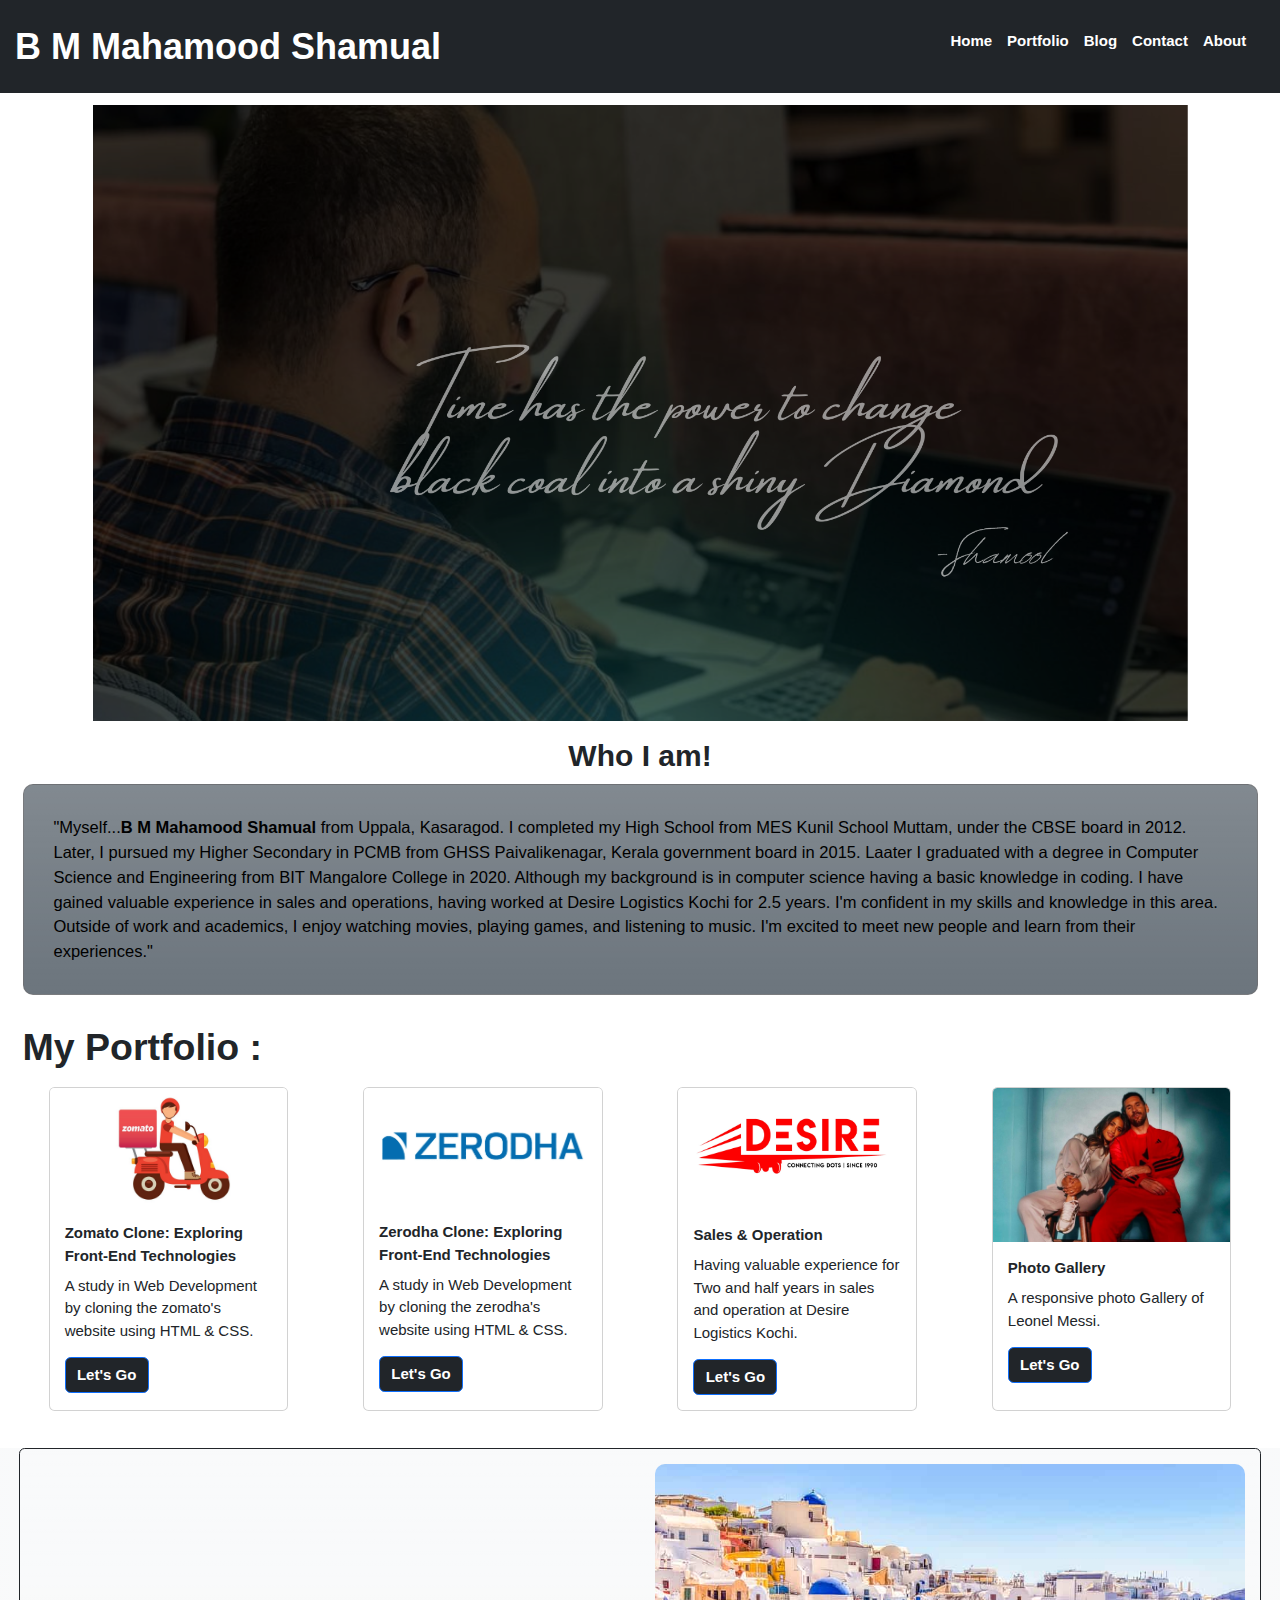
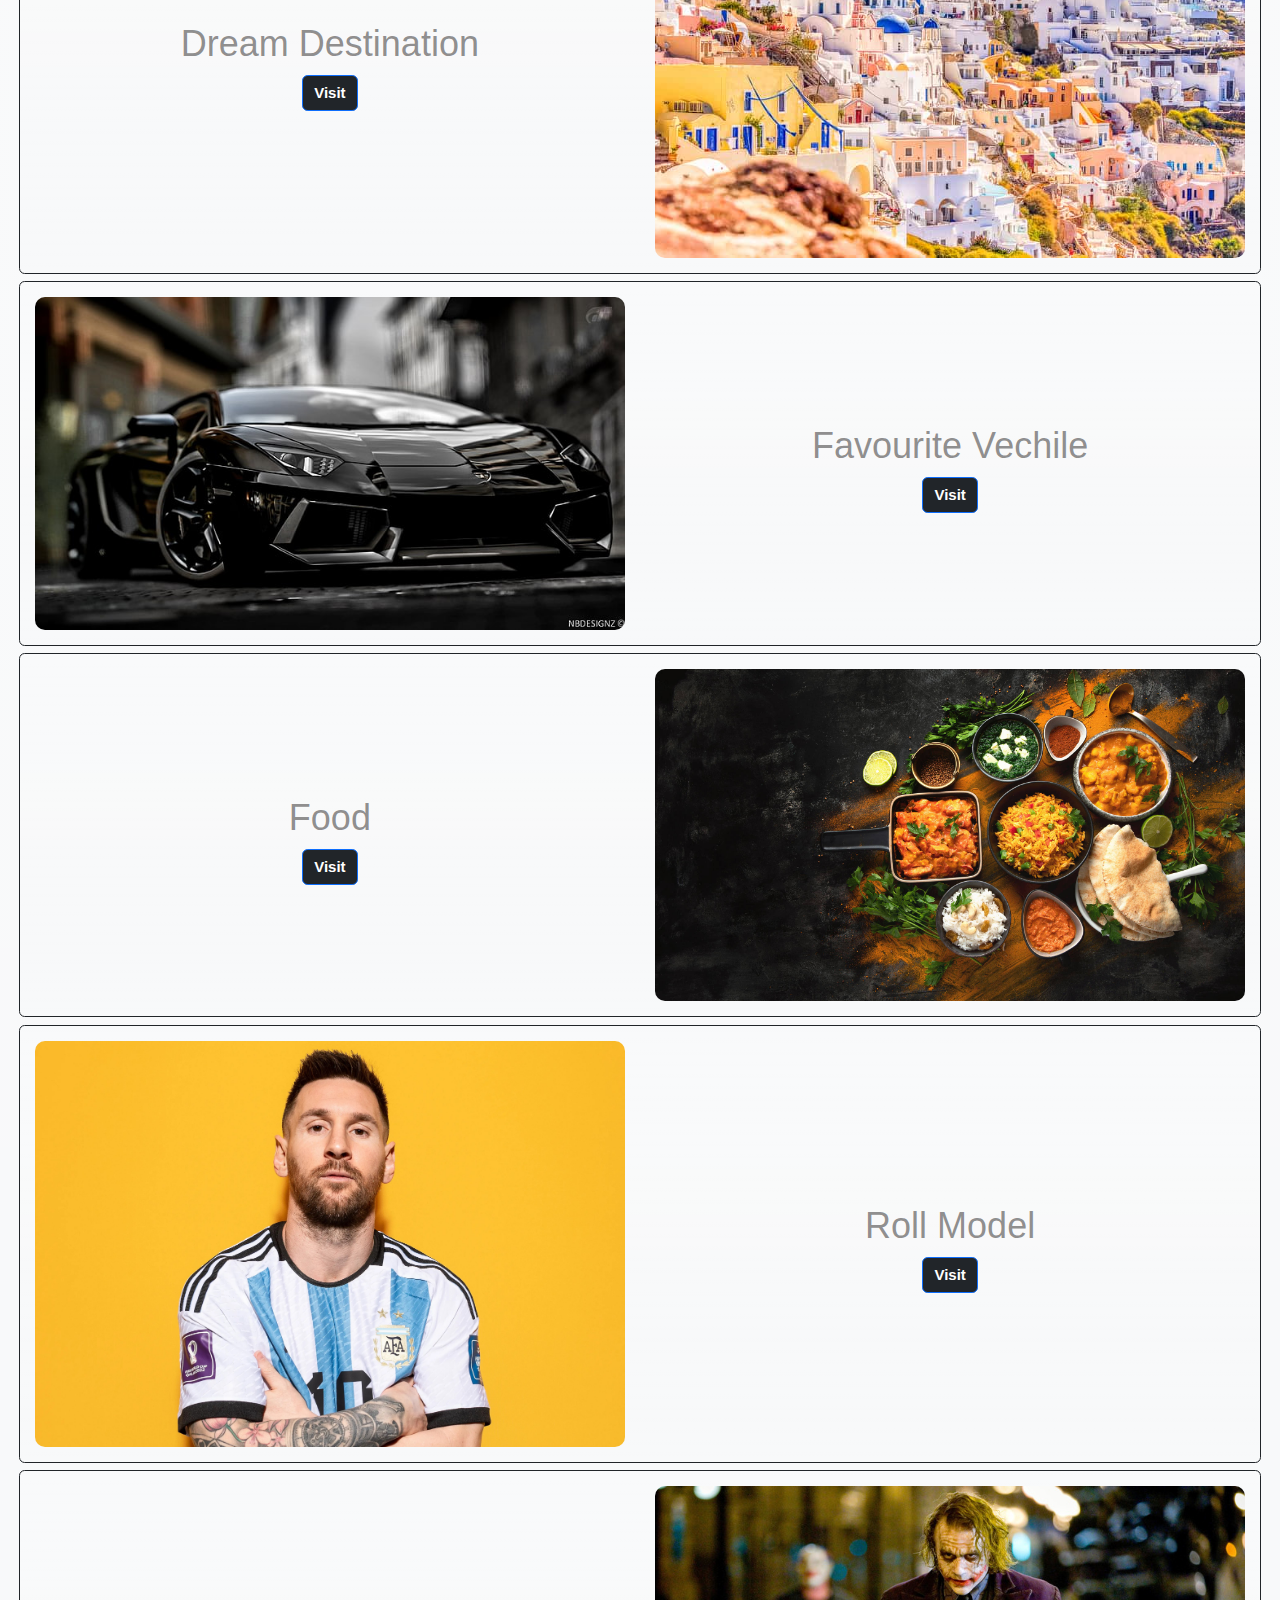
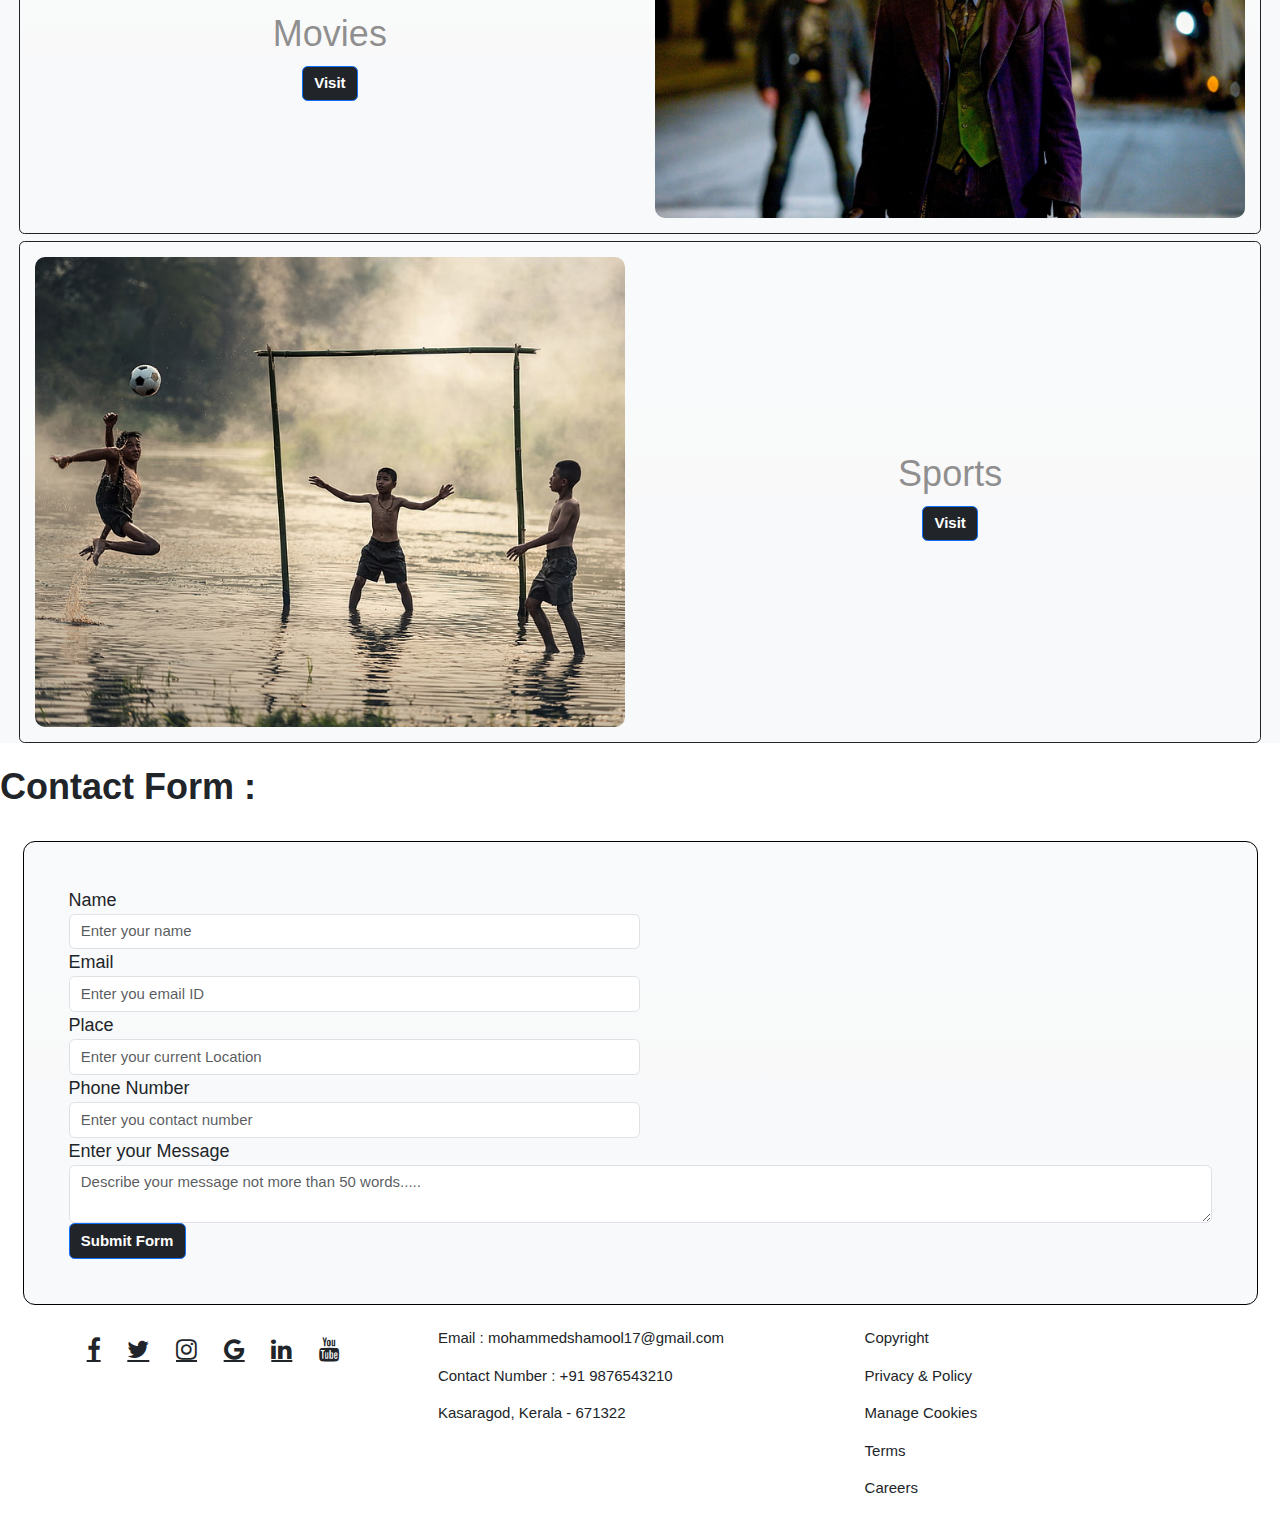
<file: index.html>
<!DOCTYPE html>
<html lang="en">
<head>
    <meta charset="UTF-8">
    <meta name="description" content="Personal Website">
    <meta name="keywords" content="Developer, Freelance">
    <meta name="author" content="Mahamood Shamual">
    <meta name="viewport" content="width=device-width, initial-scale=1.0">
    <title>Mahamood Shamual</title>
    <link rel="stylesheet" href="indexstyle.css">
    <link rel="icon" type="image.jpg" href="ms-title.png">
    <link rel="stylesheet" href="https://cdnjs.cloudflare.com/ajax/libs/font-awesome/4.7.0/css/font-awesome.min.css">
    <link href="https://cdn.jsdelivr.net/npm/bootstrap@5.3.3/dist/css/bootstrap.min.css" rel="stylesheet" integrity="sha384-QWTKZyjpPEjISv5WaRU9OFeRpok6YctnYmDr5pNlyT2bRjXh0JMhjY6hW+ALEwIH" crossorigin="anonymous">
    <link rel="stylesheet" href="https://cdn.jsdelivr.net/npm/bootstrap@4.1.3/dist/css/bootstrap.min.css" integrity="sha384-MCw98/SFnGE8fJT3GXwEOngsV7Zt27NXFoaoApmYm81iuXoPkFOJwJ8ERdknLPMO" crossorigin="anonymous">
    <link rel="stylesheet" href="https://www.w3schools.com/w3css/4/w3.css">
</head>
<body>
    <header class="navpart fixed-top">
        <div class="row bg-dark p-3">
            <div class="col-md-6 col-9 text-white">
                <h1 id="headerText"><strong>B M Mahamood Shamual</strong></h1>
                <h1 id="headerText1"><strong>M Shamual</strong></h1>
            </div>
            <div class="col-md-6 col-3">
                <nav class="navbar navbar-expand-lg navbar-dark">
                    <div class="container-fluid">
                      <button class="navbar-toggler ms-auto " type="button" data-bs-toggle="collapse" data-bs-target="#navbarNavDropdown" aria-controls="navbarNavDropdown" aria-expanded="false" aria-label="Toggle navigation">
                        <span class="navbar-toggler-icon"></span>
                      </button>
                      <div class="collapse navbar-collapse" id="navbarNavDropdown">
                        <ul class="navbar-nav ms-auto">
                          <li class="nav-item">
                            <a class="nav-link text-white fs-6 fw-semibold" aria-current="page" href="index.html">Home</a>
                          </li>
                          <li class="nav-item">
                            <a class="nav-link text-white fs-6 fw-semibold" href="#PortFoli">Portfolio</a>
                          </li>
                          <li class="nav-item">
                            <a class="nav-link text-white fs-6 fw-semibold" href="#blogPost">Blog</a>
                          </li>
                          <li class="nav-item">
                            <a class="nav-link text-white fs-6 fw-semibold" href="#myForm">Contact</a>
                          </li>
                          <li class="nav-item">
                            <a class="nav-link text-white fs-6 fw-semibold" href="#footerContent">About</a>
                          </li>
                        </ul>
                      </div>
                    </div>
                  </nav>
            </div>
        </div>
    </header>
    <section class="section1 pt-5">
        <div class="container d-flex justify-content-evenly">
            <div class="row" style="width: 100%; margin-top: 4rem;">
                <img src="you are.png" alt="headerimage" class="img-fluid rounded" style="width: 100%;">
            </div>
        </div>
    </section>
    <section class="section2 p-2">
        <div class="continer">
            <div class="row">
                <div class="col-12">
                    <h2 class="hdng1 text-center"><strong>Who I am!</strong></h2>
                    <p class="para1 bg-secondary bg-gradient">"Myself...<strong>B M Mahamood Shamual</strong> from Uppala, Kasaragod. I completed my High School from MES Kunil School Muttam, under the CBSE board in 2012. Later, I pursued my Higher Secondary in PCMB from GHSS Paivalikenagar, Kerala government board in 2015.
                        Laater I graduated with a degree in Computer Science and Engineering from BIT Mangalore College in 2020. Although my background is in computer science having a basic knowledge in coding. I have gained valuable experience in sales and operations, having worked at Desire Logistics Kochi for 2.5 years. I'm confident in my skills and knowledge in this area.
                        Outside of work and academics, I enjoy watching movies, playing games, and listening to music. I'm excited to meet new people and learn from their experiences."</p>
                </div>
            </div>
        </div>
    </section>
    <section class="section3" id="PortFoli">

      <div class="container-flex s3content p-4 d-flex flex-column">
        <div class="row">
          <h2 class="hdng1 fs-1"><strong>My Portfolio : </strong></h2>
        </div>

        <div class="row s3cardset" >
          
          <div class="col-12 col-md-6 col-xl-3 d-flex justify-content-around p-2">  
            <div class="card" style="width: 80%;">
              <img class="card-img-top" src="zomato.jpg" alt="Card image cap" style="width: 100%;">
              <div class="card-body">
                <p class="card-title"><strong>Zomato Clone: Exploring Front-End Technologies</strong></p>
                <p class="card-text">A study in Web Development by cloning the zomato's website using HTML & CSS.</p>
                <a href="https://mshamool.github.io/zomato/" class="btn btn-primary fs-6 fw-semibold bg-dark" target="_blank">Let's Go</a>
              </div>
          </div>
          </div>

          <div class="col-12 col-md-6 col-xl-3 d-flex justify-content-around p-2">
            <div class="card" style="width: 80%;">
              <img class="card-img-top" src="zerodha.png" alt="Card image cap" style="width: 100%;">
              <div class="card-body">
                <p class="card-title"><strong>Zerodha Clone: Exploring Front-End Technologies</strong></p>
                <p class="card-text">A study in Web Development by cloning the zerodha's website using HTML & CSS.</p>
                <a href=" https://mshamool.github.io/zerodha/" class="btn btn-primary fs-6 fw-semibold bg-dark" target="_blank">Let's Go</a>
              </div>
          </div>
          </div>

          <div class="col-12 col-md-6 col-xl-3 d-flex justify-content-around p-2">
            <div class="card" style="width: 80%;">
              <img class="card-img-top" src="DESIRE LOGO1.jpg" alt="Card image cap" style="width: 100%;">
              <div class="card-body">
                <p class="card-title"><strong>Sales & Operation</strong></p>
                <p class="card-text">Having valuable experience for Two and half years in sales and operation at Desire Logistics Kochi.</p>
                <a href="https://www.desirelogistics.com/" class="btn btn-primary fs-6 fw-semibold bg-dark" target="_blank">Let's Go</a>
              </div>
          </div>
          </div>

          <div class="col-12 col-md-6 col-xl-3 d-flex justify-content-around p-2">
            <div class="card" style="width: 80%;">
              <img class="card-img-top" src="Gallery-img.jpg" alt="Card image cap" style="width: 100%;">
              <div class="card-body">
                <p class="card-title"><strong>Photo Gallery</strong></p>
                <p class="card-text">A responsive photo Gallery of Leonel Messi. </p>
                <a href="sports.html" class="btn btn-primary fs-6 fw-semibold bg-dark" target="_blank">Let's Go</a>
              </div>
          </div>
          </div>

        </div>
      </div>
    </section>

        <section class="section4 bg-light bg-gradient" id="blogPost">
          <div class="container-fluid">

        <div class="row bg-light bg-gradient m-2 border border-dark rounded">
          <div class="col-lg-6 align-self-center p-3 dest-content">
            <h1>Dream Destination</h1>
            <a href="travelindex.html" class="btn btn-primary fs-6 fw-semibold bg-dark" target="_blank">Visit</a>
          </div>
          <div class="col-lg-6 p-3">
              <img src="images.jpg" alt="travel" class="dest-img" style="width: 100%;">
          </div>
        </div>

        <div class="row bg-light bg-gradient m-2 border border-dark rounded">
          <div class="col-lg-6 p-3">
              <img src="car.jpg" alt="travel" class="dest-img" style="width: 100%;">
          </div>
          <div class="col-lg-6 align-self-center p-3 dest-content">
            <h1>Favourite Vechile</h1>
            <a href="carindex.html" class="btn btn-primary fs-6 fw-semibold bg-dark" target="_blank">Visit</a>
          </div>
        </div>

        <div class="row bg-light bg-gradient m-2 border border-dark rounded">
          <div class="col-lg-6 align-self-center p-3 dest-content">
            <h1>Food</h1>
            <a href="foodindex.html" class="btn btn-primary fs-6 fw-semibold bg-dark" target="_blank">Visit</a>
          </div>
          <div class="col-lg-6 p-3">
              <img src="food-4k-3gsi5u6kjma5zkj0.jpg" alt="travel" class="dest-img" style="width: 100%;">
          </div>
        </div>

        <div class="row bg-light bg-gradient m-2 border border-dark rounded">
          <div class="col-lg-6 p-3">
              <img src="wallpaper-messi.jpg" alt="travel" class="dest-img" style="width: 100%;">
          </div>
          <div class="col-lg-6 align-self-center p-3 dest-content">
            <h1>Roll Model</h1>
            <a href="messiindex.html" class="btn btn-primary fs-6 fw-semibold bg-dark" target="_blank">Visit</a>
          </div>
        </div>

        <div class="row bg-light bg-gradient m-2 border border-dark rounded">
          <div class="col-lg-6 align-self-center p-3 dest-content">
            <h1>Movies</h1>
            <a href="movieindex.html" class="btn btn-primary fs-6 fw-semibold bg-dark" target="_blank">Visit</a>
          </div>
          <div class="col-lg-6 p-3">
              <img src="wallpaper-movie.jpg" alt="travel" class="dest-img" style="width: 100%;">
          </div>
        </div>

        <div class="row bg-light bg-gradient m-2 border border-dark rounded">
          <div class="col-lg-6 p-3">
              <img src="wallpaper-games.jpg" alt="travel" class="dest-img" style="width: 100%;">
          </div>
          <div class="col-lg-6 align-self-center p-3 dest-content">
            <h1>Sports</h1>
            <a href="gameindex.html" class="btn btn-primary fs-6 fw-semibold bg-dark" target="_blank">Visit</a>
          </div>
        </div>
      </div>
    </section>
    <div class="row pl-5 pt-3">
      <h1><strong>Contact Form :</strong></h1>
    </div>
        <section class="section5 p-5 m-4 bg-light bg-gradient contactform">
          <div class="row">
            <form id="myForm" onsubmit="return validateForm()">
              <div class="form-row">
                <div class="form-group col-md-6">
                  <label for="inputEmail4">Name</label>
                  <input type="text" class="form-control" name="fname" placeholder="Enter your name" required>
                </div>
                <div class="form-group col-md-6">
                  <label for="inputPassword4">Email</label>
                  <input type="email" class="form-control" name="email" placeholder="Enter you email ID" required>
                </div>
              </div>
              <div class="form-row">
                <div class="form-group col-md-6">
                  <label for="inputEmail4">Place</label>
                  <input type="text" class="form-control" name="place" placeholder="Enter your current Location" required>
                </div>
                <div class="form-group col-md-6">
                  <label for="inputPassword4">Phone Number</label>
                  <input type="tel" class="form-control" name="number" placeholder="Enter you contact number" required>
                </div>
              </div>
              <div class="form-group">
                <label for="inputAddress">Enter your Message</label>
                <textarea name="message" id="" class="form-control" required placeholder="Describe your message not more than 50 words....."></textarea>
              </div>
              <div class="form-row ">
                <button type="submit" class="btn btn-primary ms-auto fs-6 fw-semibold bg-dark">Submit Form</button>
              </div>
            </form>
          </div>
        </section>

        <footer id="footerContent">
          <div class="container-fluid">
            <div class="row">
              <div class="col-md-4 smedia">
                <a href="https://www.facebook.com/" class="fa fa-facebook" target="_blank"></a>
                <a href="https://x.com/" target="_blank" class="fa fa-twitter"></a>
                <a href="https://www.instagram.com/m.shamool/" target="_blank" class="fa fa-instagram"></a>
                <a href="mailto:mohammedshamool17@gmail.com.com" target="_blank" class="fa fa-google"></a>
                <a href="https://in.linkedin.com/" target="_blank" class="fa fa-linkedin"></a>
                <a href="https://www.youtube.com/@mohammedshamool" target="_blank" class="fa fa-youtube"></a>
              </div>
              <div class="col-md-4 info">
                <p>Email : mohammedshamool17@gmail.com</p>
                <p>Contact Number : +91 9876543210</p>
                <p>Kasaragod, Kerala - 671322</p>
              </div>
              <div class="col-md-4 info">
                <p>Copyright</p>
                <p>Privacy & Policy</p>
                <p>Manage Cookies</p>
                <p>Terms</p>
                <p>Careers</p>
              </div>
            </div>
          </div>
        </footer>













    <script src="https://cdn.jsdelivr.net/npm/bootstrap@5.3.3/dist/js/bootstrap.bundle.min.js" integrity="sha384-YvpcrYf0tY3lHB60NNkmXc5s9fDVZLESaAA55NDzOxhy9GkcIdslK1eN7N6jIeHz" crossorigin="anonymous"></script>
    <script src="https://code.jquery.com/jquery-3.3.1.slim.min.js" integrity="sha384-q8i/X+965DzO0rT7abK41JStQIAqVgRVzpbzo5smXKp4YfRvH+8abtTE1Pi6jizo" crossorigin="anonymous"></script>
    <script src="https://cdn.jsdelivr.net/npm/popper.js@1.14.3/dist/umd/popper.min.js" integrity="sha384-ZMP7rVo3mIykV+2+9J3UJ46jBk0WLaUAdn689aCwoqbBJiSnjAK/l8WvCWPIPm49" crossorigin="anonymous"></script>
    <script src="https://cdn.jsdelivr.net/npm/bootstrap@4.1.3/dist/js/bootstrap.min.js" integrity="sha384-ChfqqxuZUCnJSK3+MXmPNIyE6ZbWh2IMqE241rYiqJxyMiZ6OW/JmZQ5stwEULTy" crossorigin="anonymous"></script>
    
      <script>
        function validateForm() {
          let x = document.forms["myForm"]["fname"].value;
          let y = document.forms["myForm"]["email"].value;
          let z = document.forms["myForm"]["number"].value;
          let i = document.forms["myForm"]["place"].value;
          let j = document.forms["myForm"]["message"].value;

          if (x == "") {
            alert("Name must be filled out");
            return false;
          }
          else if(y == ""){
            alert("Email must be filled out");
            return false;
          }
          else if(z == ""){
            alert("Number must be filled out");
            return false;
          }
          else if(i == ""){
            alert("Location must be filled out");
            return false;
          }
          else if(j == ""){
            alert("Type a short message!");
            return false;
          }
        }
        </script>
</body>
</html>
</file>
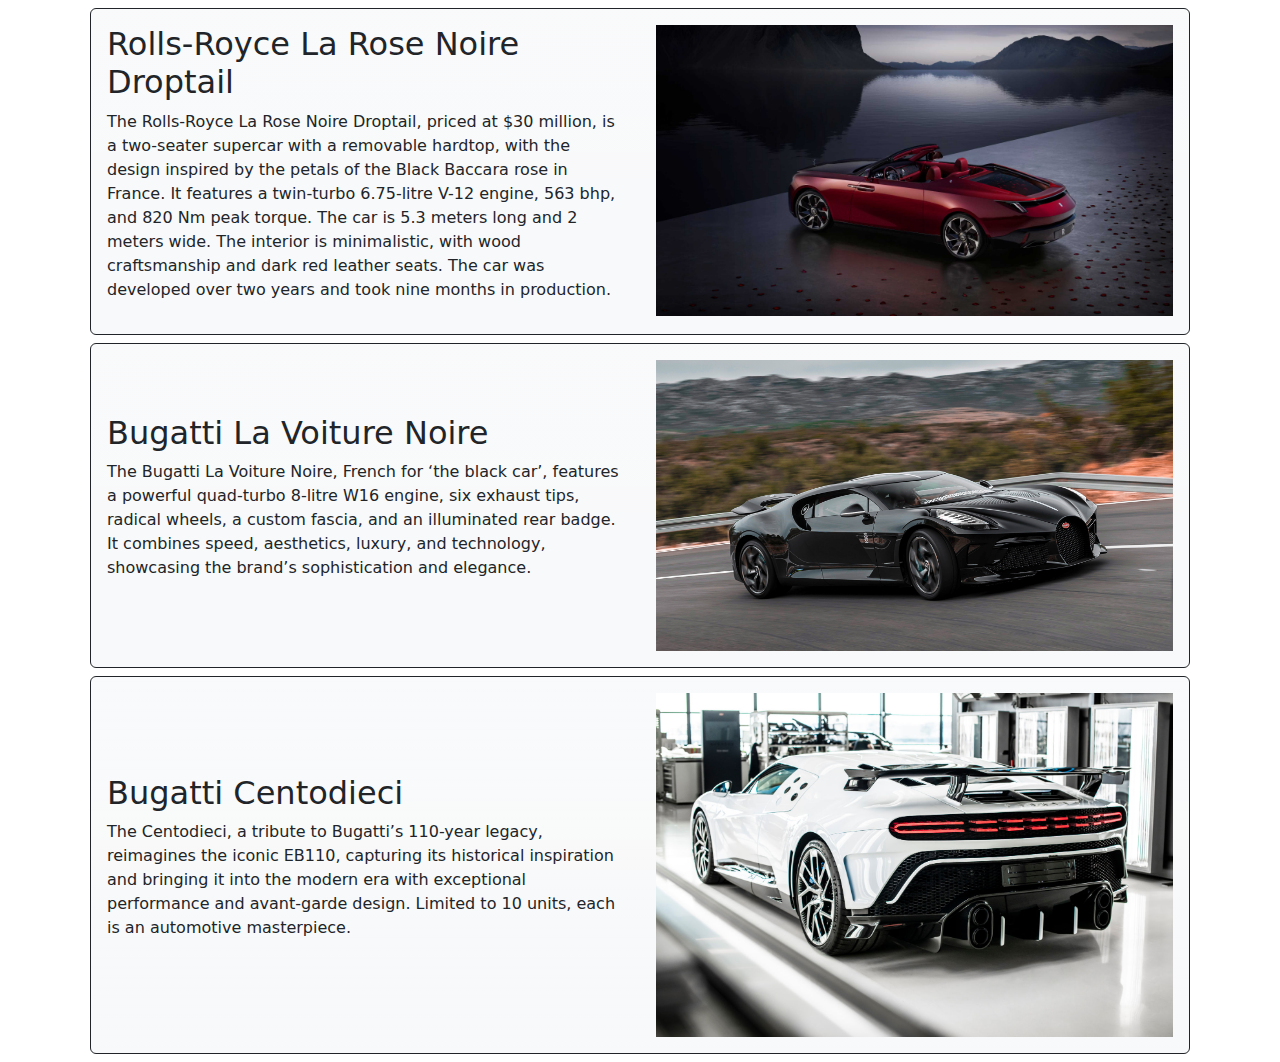
<file: carindex.html>
<!DOCTYPE html>
<html lang="en">
<head>
    <meta charset="UTF-8">
    <meta name="viewport" content="width=device-width, initial-scale=1.0">
    <title>Vechile</title>
    <link href="https://cdn.jsdelivr.net/npm/bootstrap@5.3.3/dist/css/bootstrap.min.css" rel="stylesheet" integrity="sha384-QWTKZyjpPEjISv5WaRU9OFeRpok6YctnYmDr5pNlyT2bRjXh0JMhjY6hW+ALEwIH" crossorigin="anonymous">
</head>
<body>
    <div class="container">

        <div class="row bg-light bg-gradient m-2 border border-dark rounded">
            <div class="col-lg-6 align-self-center p-3 dest-content">
                <h2>Rolls-Royce La Rose Noire Droptail</h2>
                <p>The Rolls-Royce La Rose Noire Droptail, priced at $30 million, is a two-seater supercar with a removable hardtop, with the design inspired by the petals of the Black Baccara rose in France.

                    It features a twin-turbo 6.75-litre V-12 engine, 563 bhp, and 820 Nm peak torque. The car is 5.3 meters long and 2 meters wide. The interior is minimalistic, with wood craftsmanship and dark red leather seats. The car was developed over two years and took nine months in production.</p>
            </div>
            <div class="col-lg-6 p-3">
                <img src="car1.jpg" alt="travel" class="dest-img" style="width: 100%;">
            </div>
          </div>

          <div class="row bg-light bg-gradient m-2 border border-dark rounded">
            <div class="col-lg-6 align-self-center p-3 dest-content">
                <h2>Bugatti La Voiture Noire</h2>
                <p>The Bugatti La Voiture Noire, French for ‘the black car’, features a powerful quad-turbo 8-litre W16 engine, six exhaust tips, radical wheels, a custom fascia, 
                    and an illuminated rear badge. It combines speed, aesthetics, luxury, and technology, showcasing the brand’s sophistication and elegance.</p>  
            </div>
            <div class="col-lg-6 p-3">
                <img src="car2.jpeg" alt="travel" class="dest-img" style="width: 100%;">
            </div>
          </div>

          <div class="row bg-light bg-gradient m-2 border border-dark rounded">
            <div class="col-lg-6 align-self-center p-3 dest-content">
                <h2>Bugatti Centodieci</h2>
                <p>The Centodieci, a tribute to Bugatti’s 110-year legacy, reimagines the iconic EB110, capturing its historical inspiration and bringing it into the modern era with 
                    exceptional performance and avant-garde design. Limited to 10 units, each is an automotive masterpiece.</p>  
            </div>
            <div class="col-lg-6 p-3">
                <img src="03 BUGATTI_Last-CENTODIECI.jpg" alt="travel" class="dest-img" style="width: 100%;">
            </div>
          </div>

    </div>

    <script src="https://cdn.jsdelivr.net/npm/bootstrap@5.3.3/dist/js/bootstrap.bundle.min.js" integrity="sha384-YvpcrYf0tY3lHB60NNkmXc5s9fDVZLESaAA55NDzOxhy9GkcIdslK1eN7N6jIeHz" crossorigin="anonymous"></script>
</body>
</html>
</file>
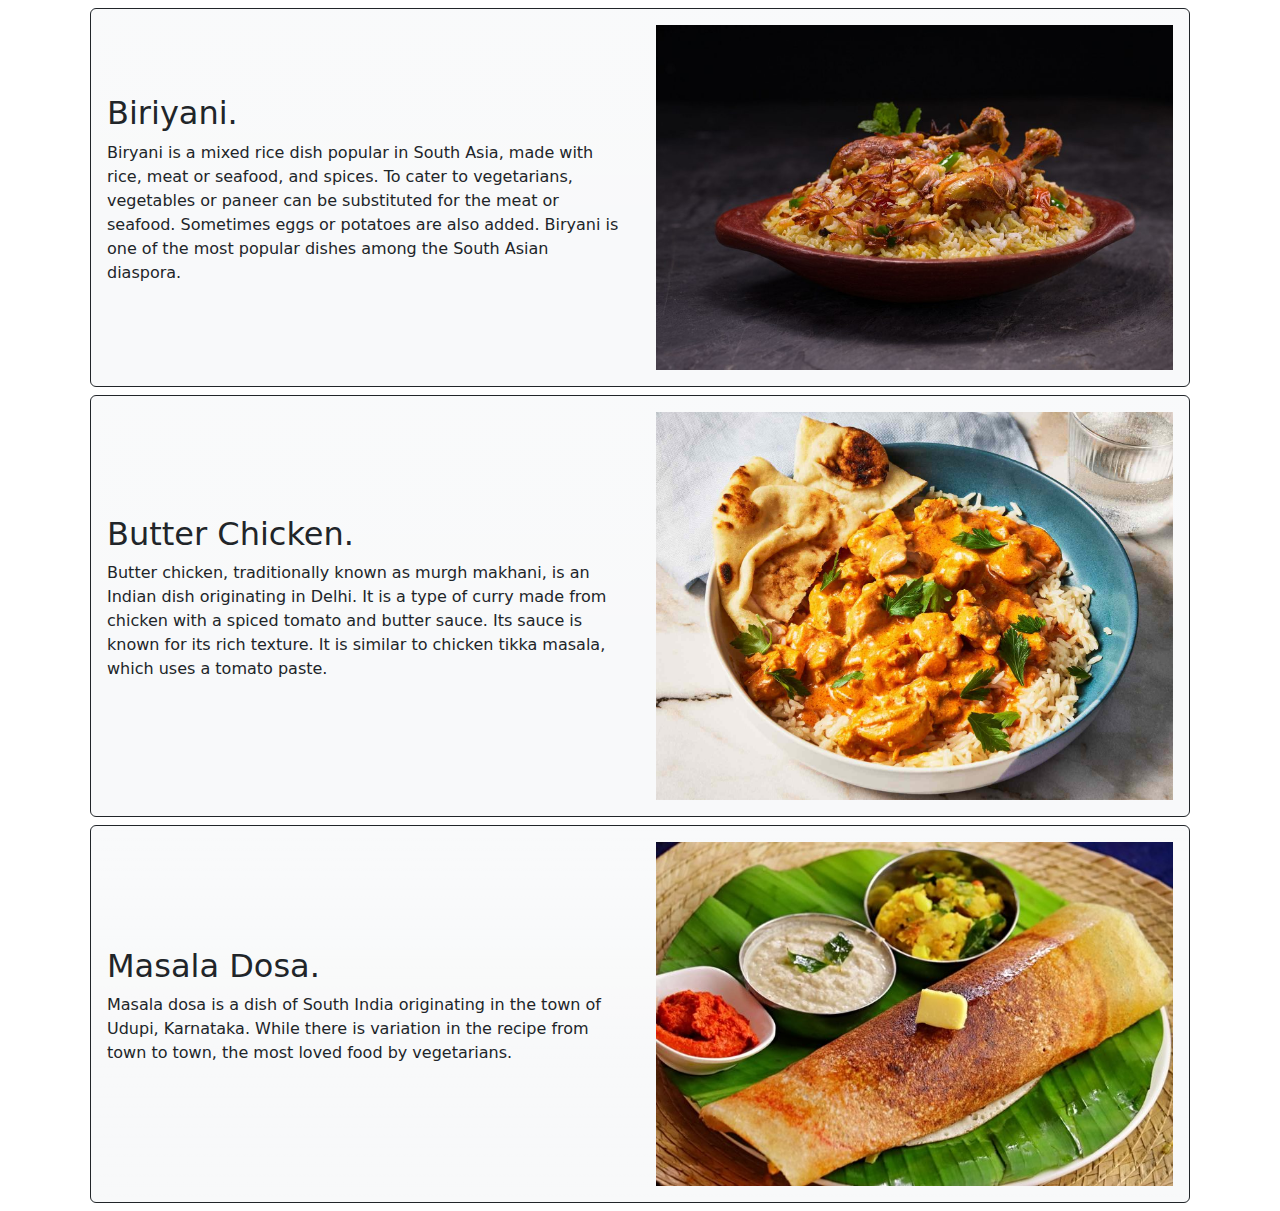
<file: foodindex.html>
<!DOCTYPE html>
<html lang="en">
<head>
    <meta charset="UTF-8">
    <meta name="viewport" content="width=device-width, initial-scale=1.0">
    <title>Foods</title>
    <link href="https://cdn.jsdelivr.net/npm/bootstrap@5.3.3/dist/css/bootstrap.min.css" rel="stylesheet" integrity="sha384-QWTKZyjpPEjISv5WaRU9OFeRpok6YctnYmDr5pNlyT2bRjXh0JMhjY6hW+ALEwIH" crossorigin="anonymous">
</head>
<body>
    <div class="container">

        <div class="row bg-light bg-gradient m-2 border border-dark rounded">
            <div class="col-lg-6 align-self-center p-3 dest-content">
                <h2>Biriyani.</h2>
                <p>Biryani is a mixed rice dish popular in South Asia, made with rice, meat or seafood, and spices. 
                   To cater to vegetarians, vegetables or paneer can be substituted for the meat or seafood. Sometimes
                   eggs or potatoes are also added. Biryani is one of the most popular dishes among the South Asian diaspora.</p>
            </div>
            <div class="col-lg-6 p-3">
                <img src="hyderabadi-biryani-recipe-chicken.jpg" alt="travel" class="dest-img" style="width: 100%;">
            </div>
          </div>

          <div class="row bg-light bg-gradient m-2 border border-dark rounded">
            <div class="col-lg-6 align-self-center p-3 dest-content">
                <h2>Butter Chicken.</h2>
                <p>Butter chicken, traditionally known as murgh makhani, is an Indian dish originating in Delhi. 
                    It is a type of curry made from chicken with a spiced tomato and butter sauce. 
                    Its sauce is known for its rich texture. It is similar to chicken tikka masala,
                     which uses a tomato paste.</p>  
            </div>
            <div class="col-lg-6 p-3">
                <img src="butter chicken.jpg" alt="travel" class="dest-img" style="width: 100%;">
            </div>
          </div>

          <div class="row bg-light bg-gradient m-2 border border-dark rounded">
            <div class="col-lg-6 align-self-center p-3 dest-content">
                <h2>Masala Dosa.</h2>
                <p>Masala dosa is a dish of South India originating in the town of Udupi, Karnataka. While there is 
                    variation in the recipe from town to town, the most loved food by vegetarians.</p>  
            </div>
            <div class="col-lg-6 p-3">
                <img src="masala dosa.jpg" alt="travel" class="dest-img" style="width: 100%;">
            </div>
          </div>

    </div>

    <script src="https://cdn.jsdelivr.net/npm/bootstrap@5.3.3/dist/js/bootstrap.bundle.min.js" integrity="sha384-YvpcrYf0tY3lHB60NNkmXc5s9fDVZLESaAA55NDzOxhy9GkcIdslK1eN7N6jIeHz" crossorigin="anonymous"></script>
</body>
</html>
</file>
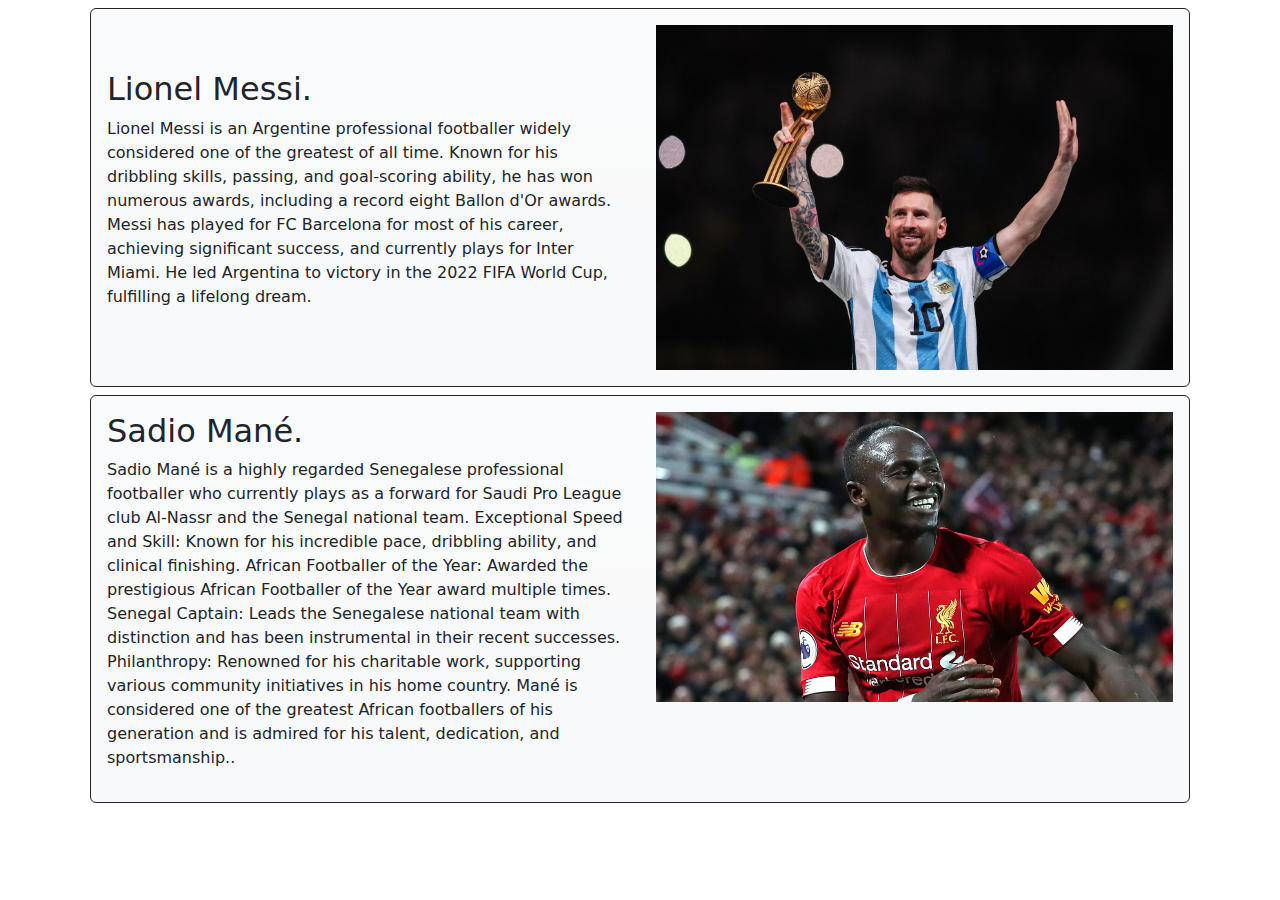
<file: messiindex.html>
<!DOCTYPE html>
<html lang="en">
<head>
    <meta charset="UTF-8">
    <meta name="viewport" content="width=device-width, initial-scale=1.0">
    <title>Roll Model</title>
    <link href="https://cdn.jsdelivr.net/npm/bootstrap@5.3.3/dist/css/bootstrap.min.css" rel="stylesheet" integrity="sha384-QWTKZyjpPEjISv5WaRU9OFeRpok6YctnYmDr5pNlyT2bRjXh0JMhjY6hW+ALEwIH" crossorigin="anonymous">
</head>
<body>
    <div class="container">

        <div class="row bg-light bg-gradient m-2 border border-dark rounded">
            <div class="col-lg-6 align-self-center p-3 dest-content">
                <h2>Lionel Messi.</h2>
                <p>Lionel Messi is an Argentine professional footballer widely considered one of the greatest of all 
                    time. Known for his dribbling skills, passing, and goal-scoring ability, he has won numerous 
                    awards, including a record eight Ballon d'Or awards. Messi has played for FC Barcelona for most
                     of his career, achieving significant success, and currently plays for Inter Miami. 
                     He led Argentina to victory in the 2022 FIFA World Cup, fulfilling a lifelong dream.</p>
            </div>
            <div class="col-lg-6 p-3">
                <img src="messi.jpg" alt="travel" class="dest-img" style="width: 100%;">
            </div>
          </div>

          <div class="row bg-light bg-gradient m-2 border border-dark rounded">
            <div class="col-lg-6 align-self-center p-3 dest-content">
                <h2>Sadio Mané.</h2>
                <p>Sadio Mané is a highly regarded Senegalese professional footballer who currently plays as a forward for Saudi Pro League club Al-Nassr and the Senegal national team.
                    Exceptional Speed and Skill: Known for his incredible pace, dribbling ability, and clinical finishing.
                    African Footballer of the Year: Awarded the prestigious African Footballer of the Year award multiple times.
                    Senegal Captain: Leads the Senegalese national team with distinction and has been instrumental in their recent successes.
                    Philanthropy: Renowned for his charitable work, supporting various community initiatives in his home country.
                    Mané is considered one of the greatest African footballers of his generation and is admired for his talent, dedication, and sportsmanship..</p>  
            </div>
            <div class="col-lg-6 p-3">
                <img src="mane.jpg" alt="travel" class="dest-img" style="width: 100%;">
            </div>
          </div>

    </div>

    <script src="https://cdn.jsdelivr.net/npm/bootstrap@5.3.3/dist/js/bootstrap.bundle.min.js" integrity="sha384-YvpcrYf0tY3lHB60NNkmXc5s9fDVZLESaAA55NDzOxhy9GkcIdslK1eN7N6jIeHz" crossorigin="anonymous"></script>
</body>
</html>
</file>
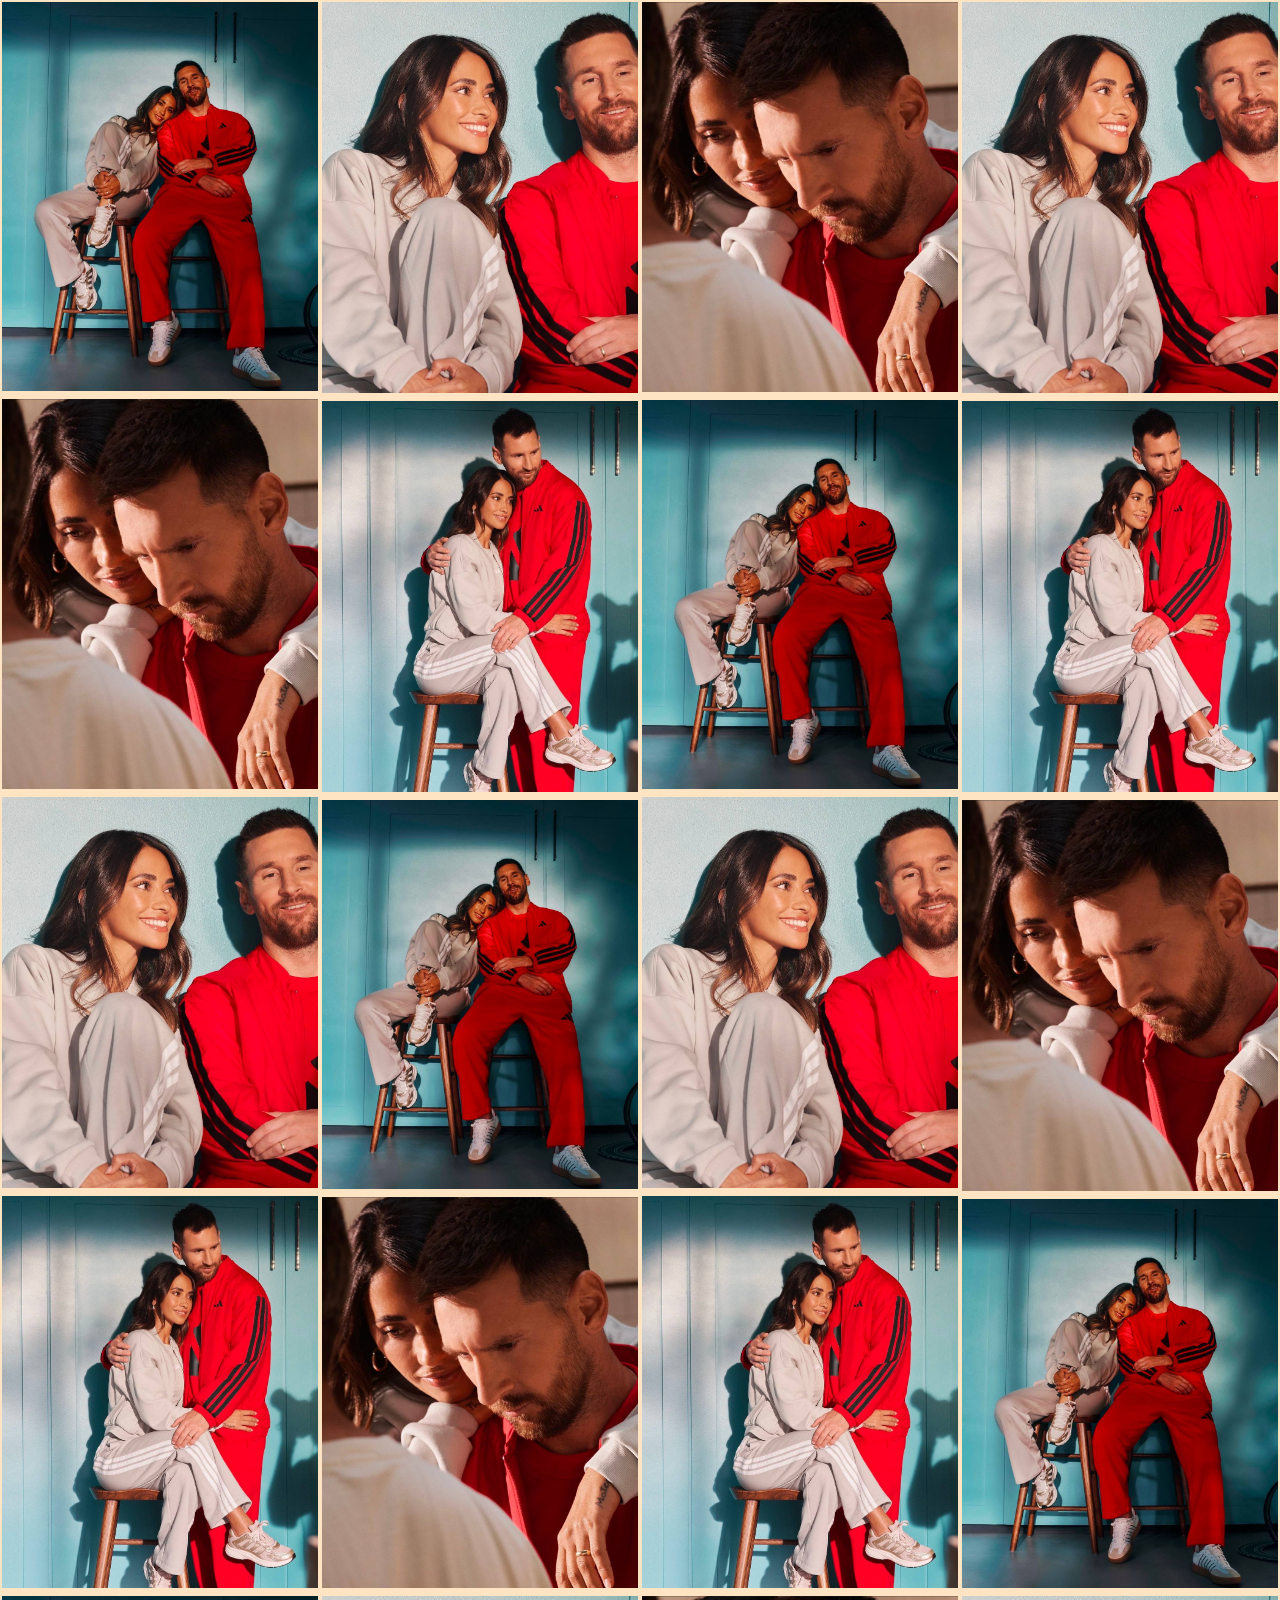
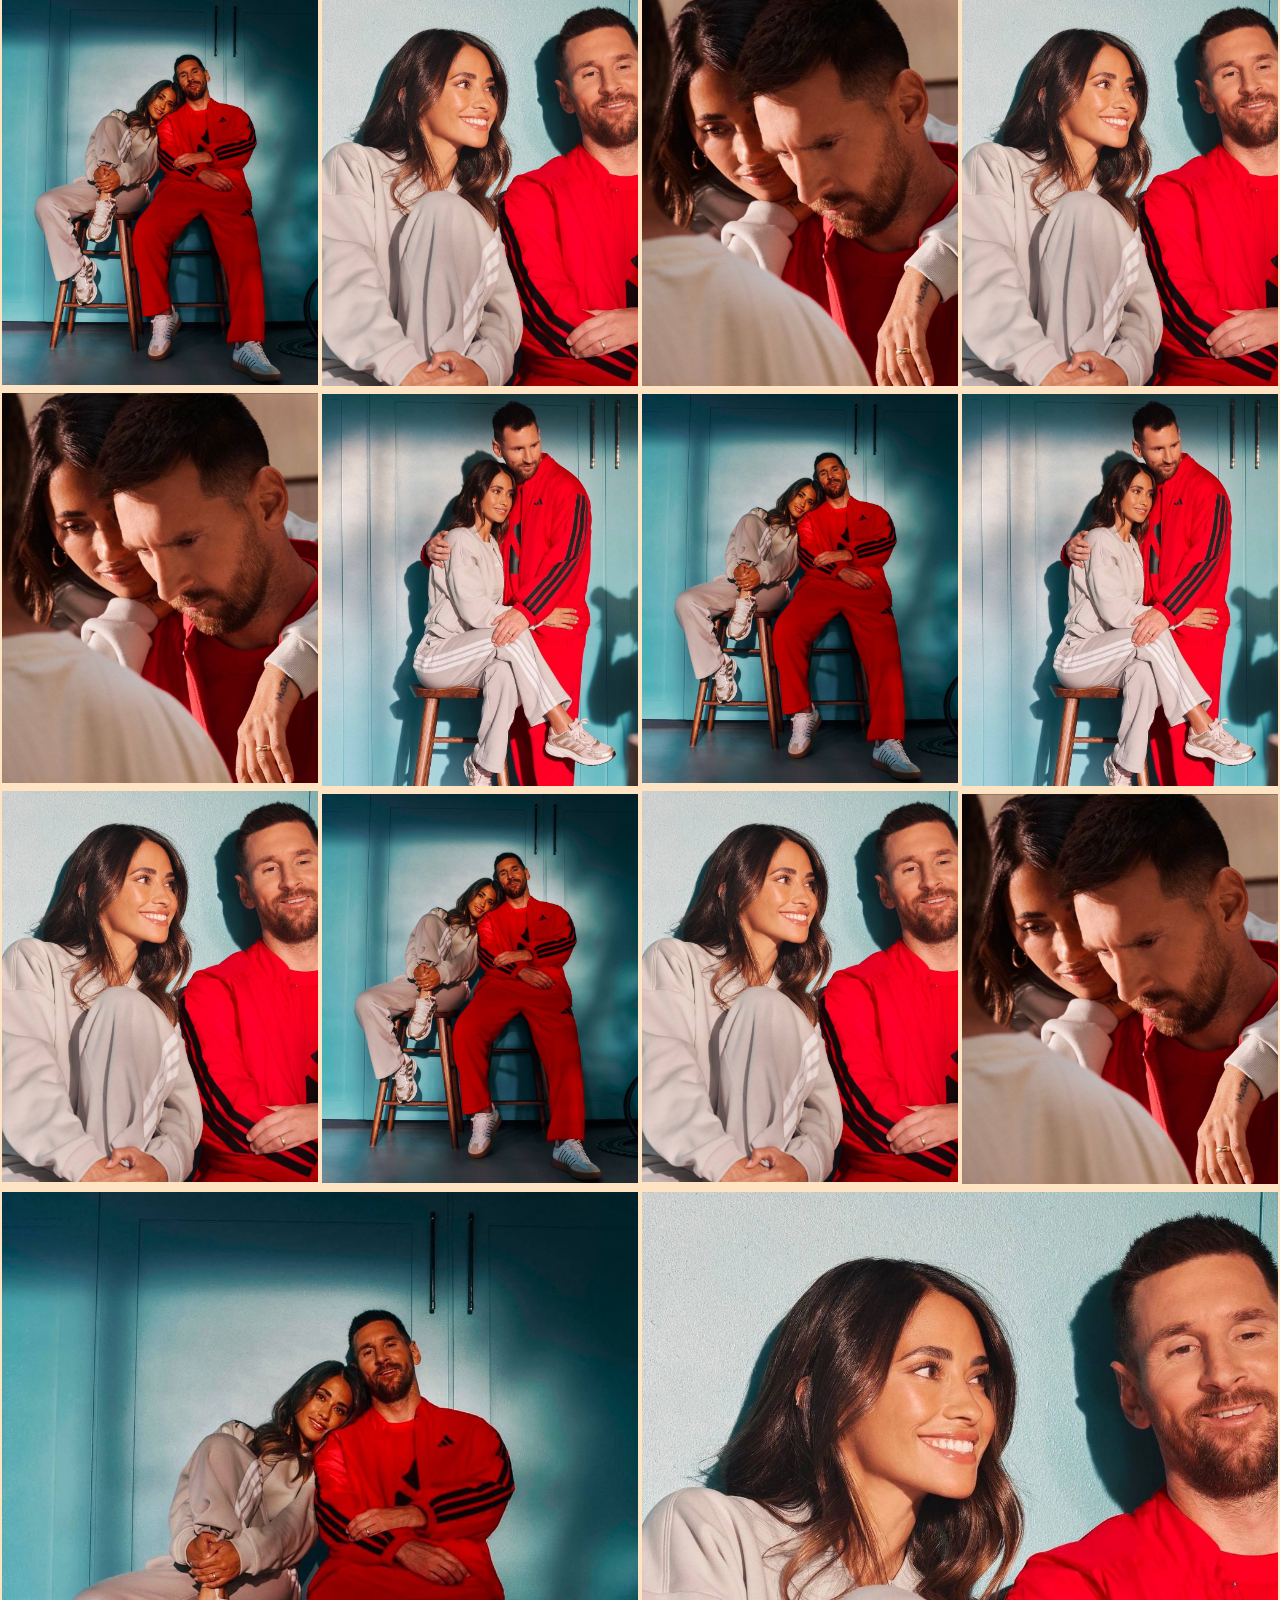
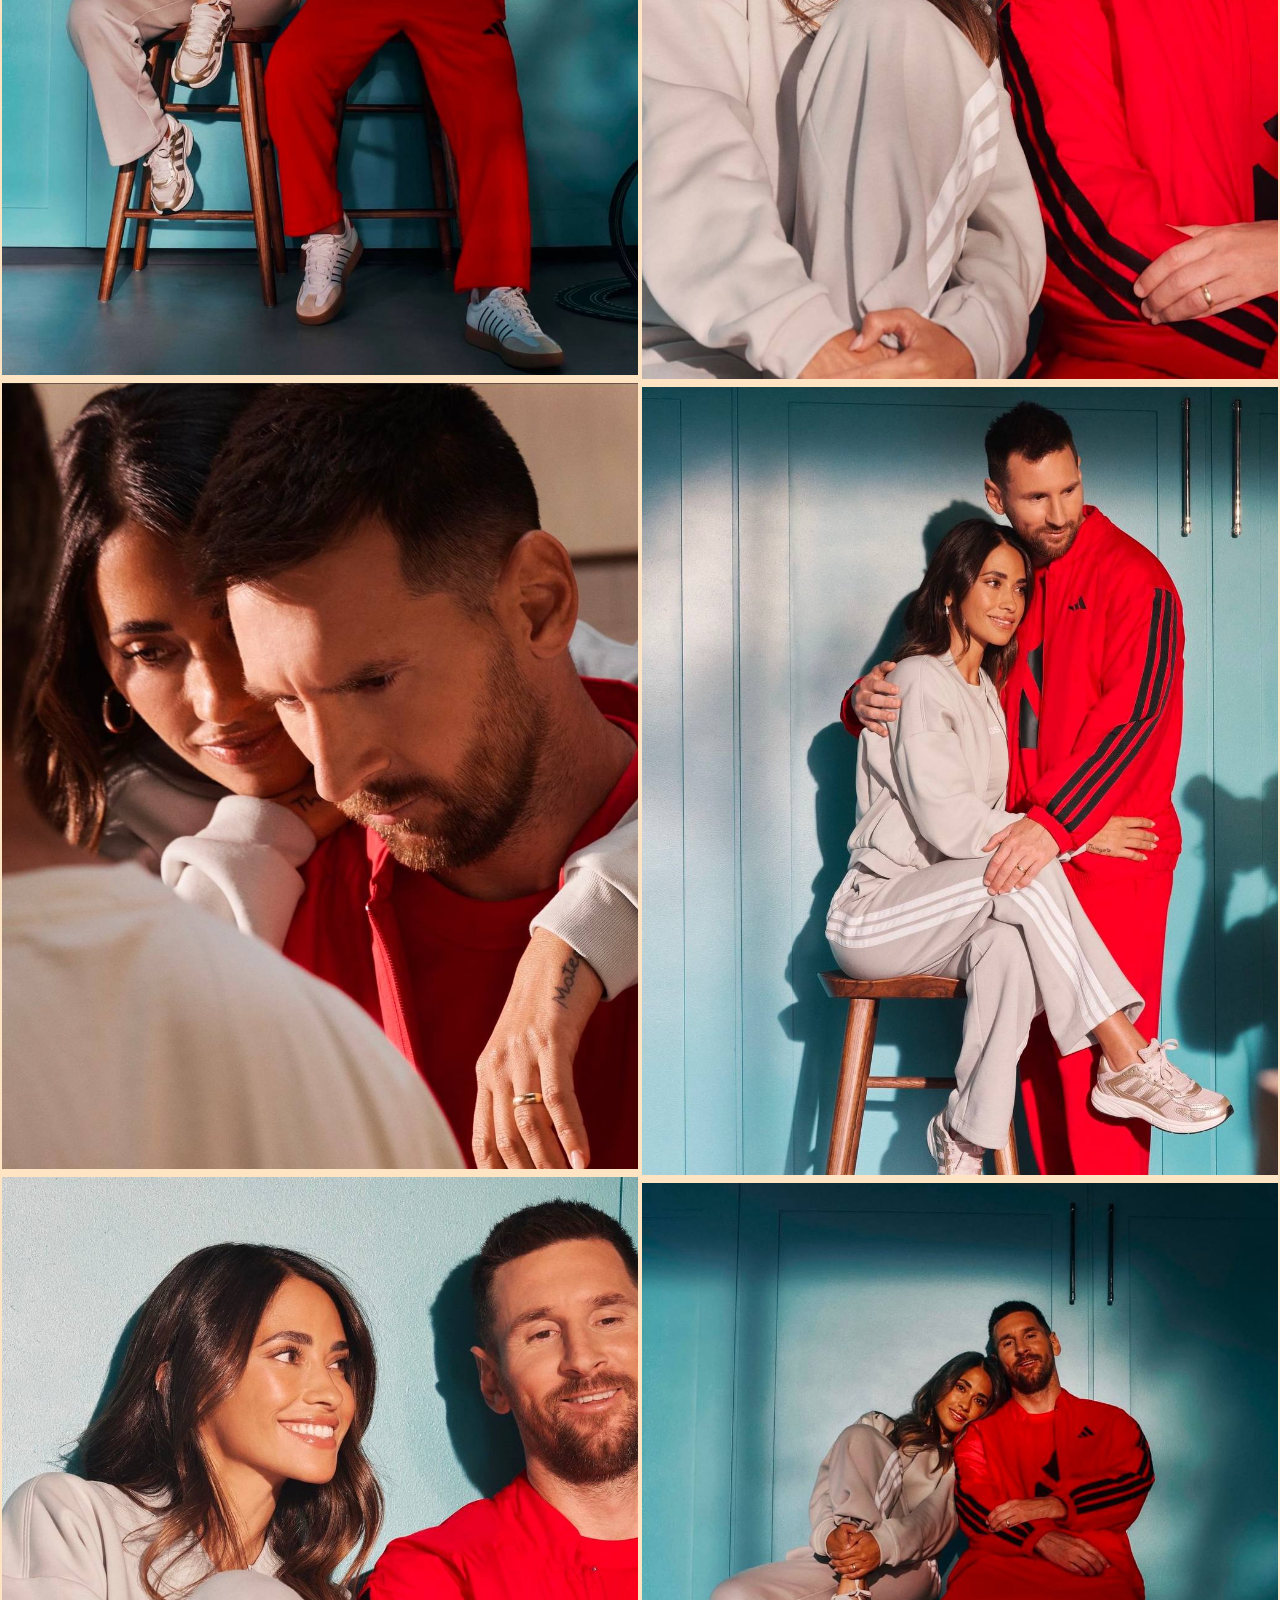
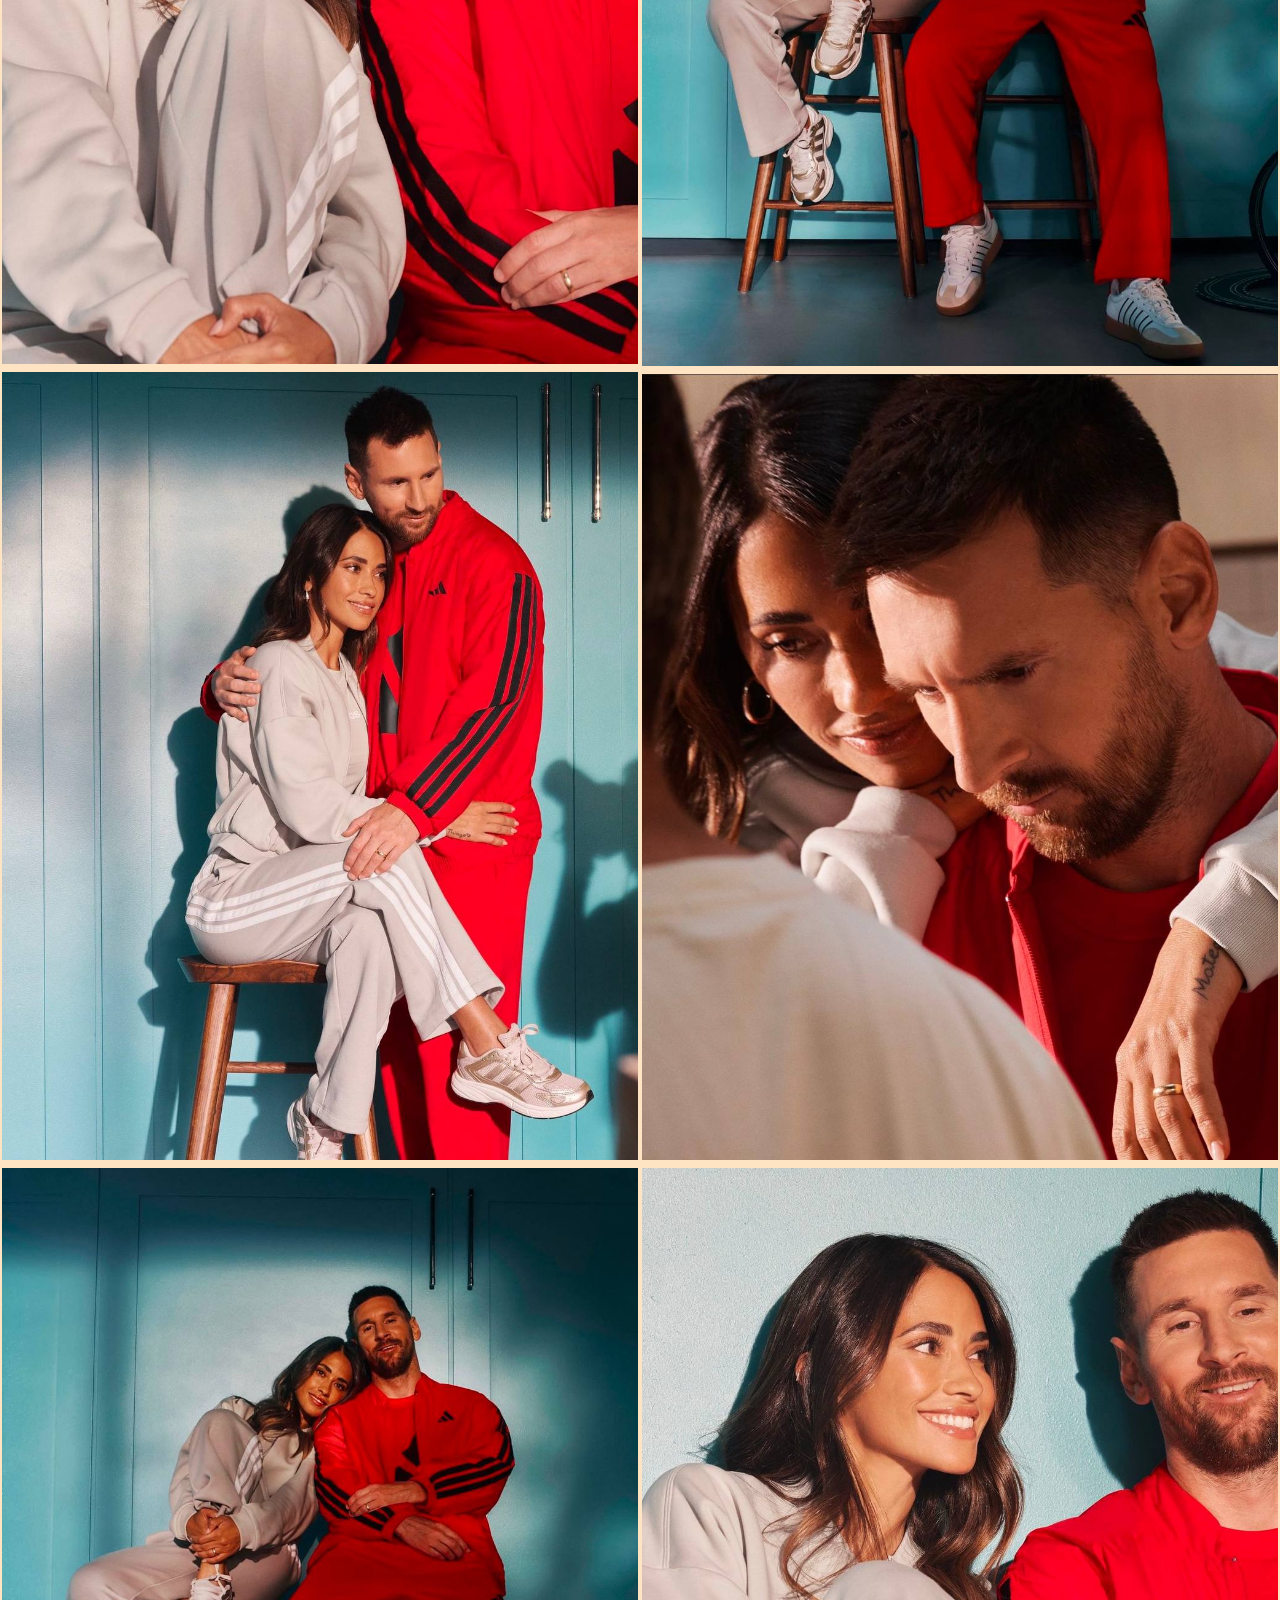
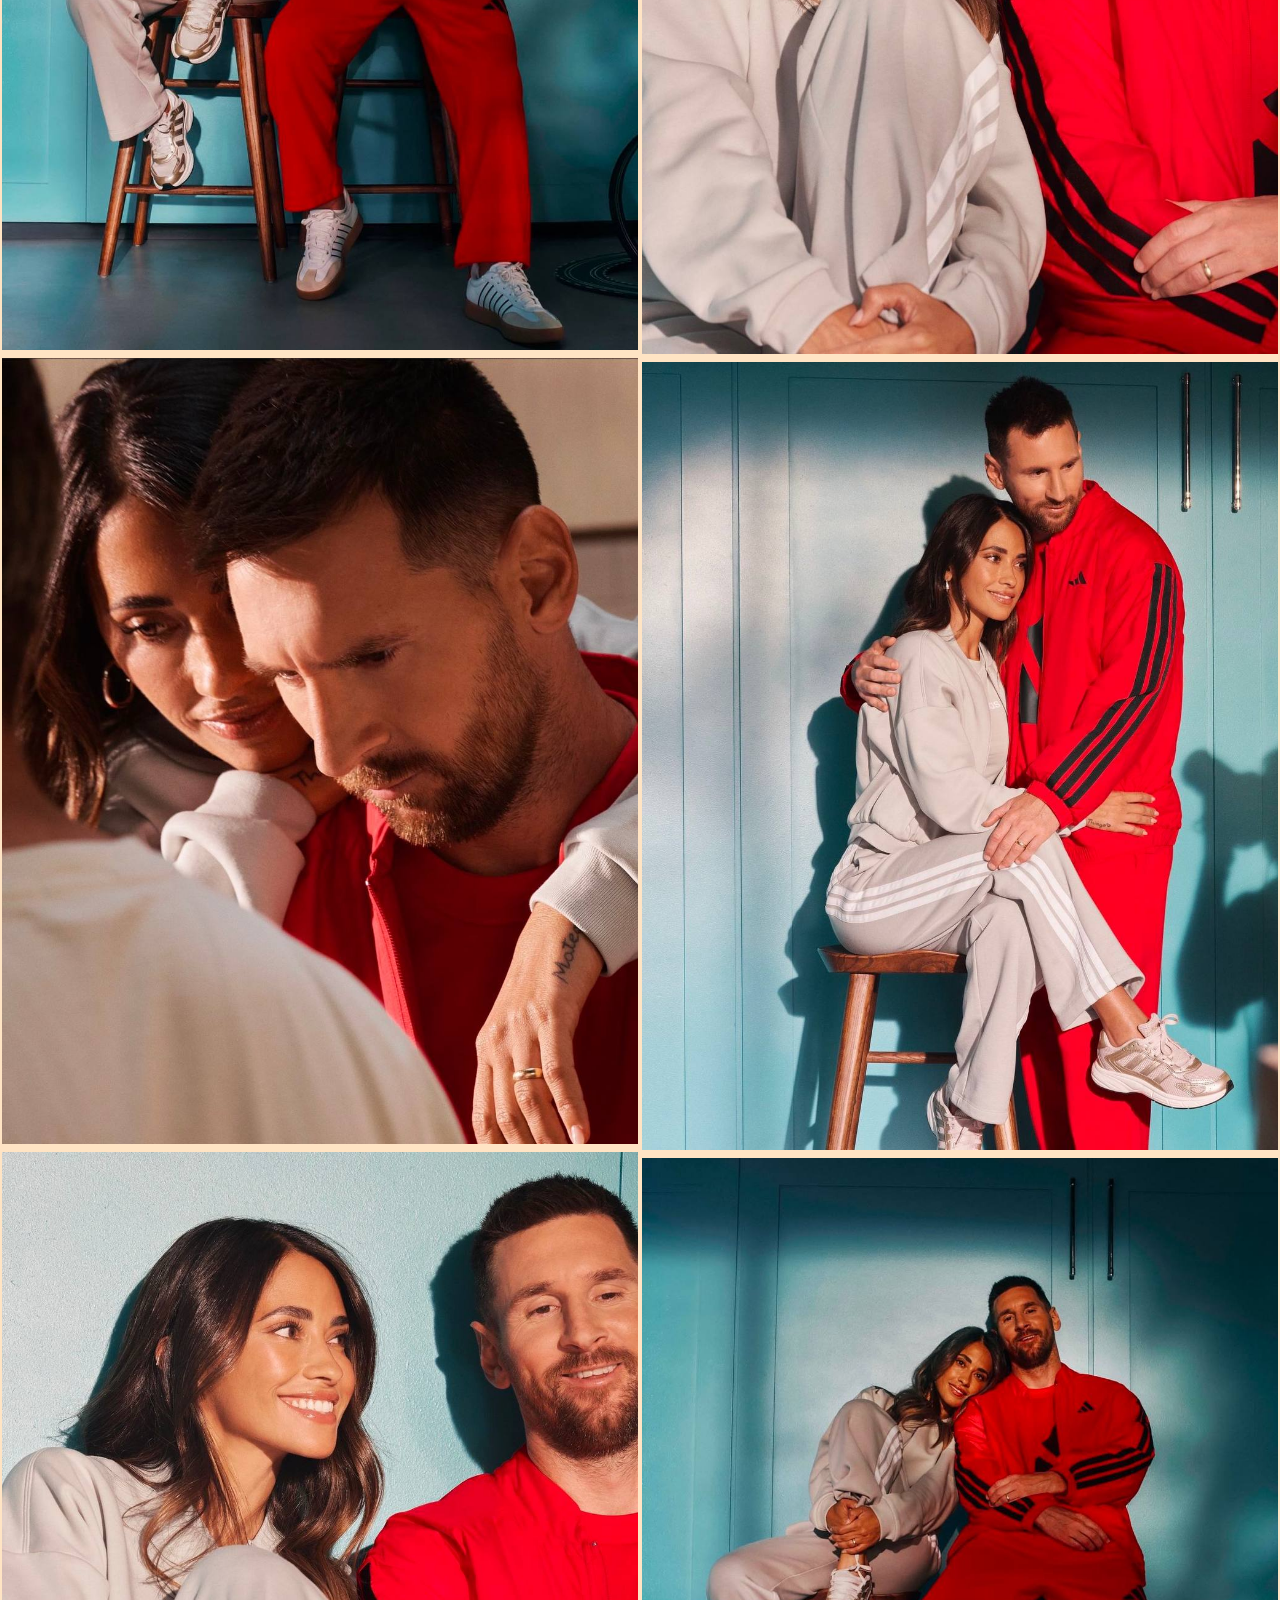
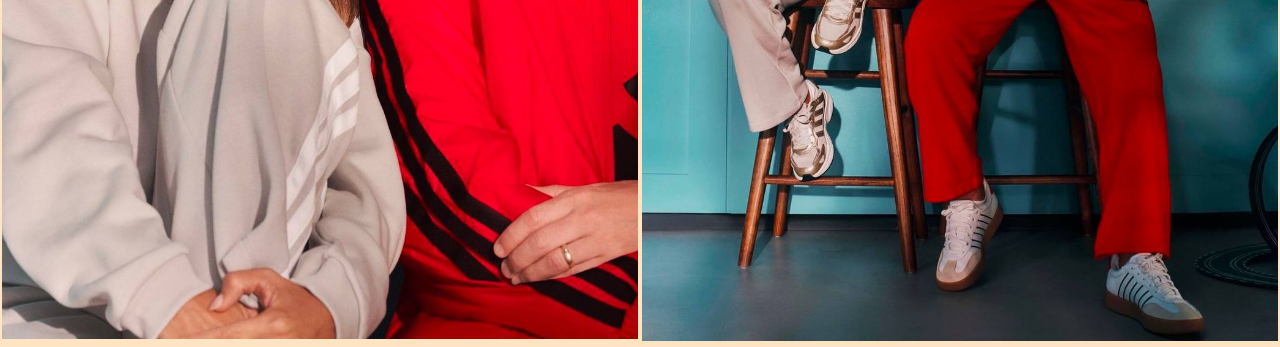
<file: sports.html>
<!DOCTYPE html>
<html lang="en">
<head>
    <meta charset="UTF-8">
    <meta name="viewport" content="width=device-width, initial-scale=1.0">
    <title>Lionel Messi</title>
    <link rel="stylesheet" href="sports.css">
</head>
<body>
    <div class="container">
        <div class="section">
            <img src="lm1.jpg" alt="image3">
            <img src="lm2.jpg" alt="image4">
            <img src="lm3.jpg" alt="">
            <img src="lm4.jpg" alt="">
            <img src="lm1.jpg" alt="image3">
            <img src="lm2.jpg" alt="image4">
            <img src="lm3.jpg" alt="">
        </div>
        <div class="section">
            <img src="lm3.jpg" alt="image3">
            <img src="lm4.jpg" alt="image4">
            <img src="lm1.jpg" alt="">
            <img src="lm2.jpg" alt="">
            <img src="lm3.jpg" alt="image3">
            <img src="lm4.jpg" alt="image4">
            <img src="lm1.jpg" alt="">
        </div>
        <div class="section">
            <img src="lm2.jpg" alt="image3">
            <img src="lm1.jpg" alt="image4">
            <img src="lm3.jpg" alt="">
            <img src="lm4.jpg" alt="">
            <img src="lm2.jpg" alt="image3">
            <img src="lm1.jpg" alt="image4">
            <img src="lm3.jpg" alt="">
        </div>
        <div class="section">
            <img src="lm3.jpg" alt="image3">
            <img src="lm4.jpg" alt="image4">
            <img src="lm2.jpg" alt="">
            <img src="lm1.jpg" alt="">
            <img src="lm3.jpg" alt="image3">
            <img src="lm4.jpg" alt="image4">
            <img src="lm2.jpg" alt="">
        </div>
        <div class="section5">
            <img src="lm1.jpg" alt="image3">
            <img src="lm2.jpg" alt="image4">
            <img src="lm3.jpg" alt="">
            <img src="lm4.jpg" alt="">
            <img src="lm1.jpg" alt="image3">
            <img src="lm2.jpg" alt="image4">
            <img src="lm3.jpg" alt="">
        </div>
        <div class="section6">
            <img src="lm3.jpg" alt="image3">
            <img src="lm4.jpg" alt="image4">
            <img src="lm1.jpg" alt="">
            <img src="lm2.jpg" alt="">
            <img src="lm3.jpg" alt="image3">
            <img src="lm4.jpg" alt="image4">
            <img src="lm1.jpg" alt="">
        </div>
    </div>
</body>
</html>
</file>
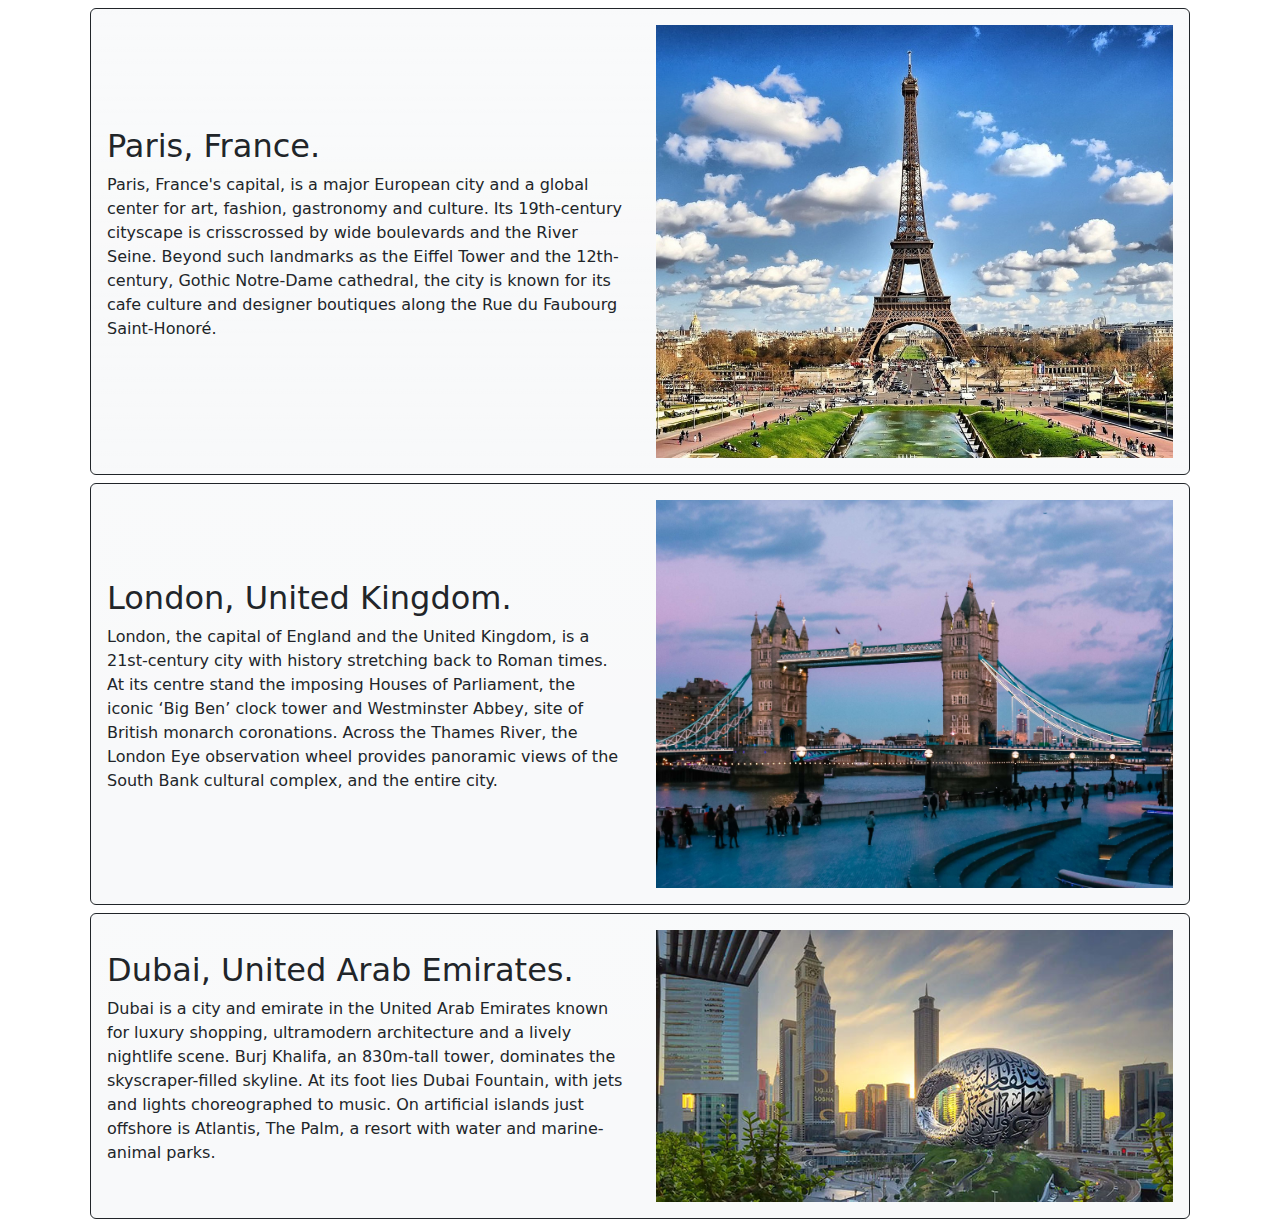
<file: travelindex.html>
<!DOCTYPE html>
<html lang="en">
<head>
    <meta charset="UTF-8">
    <meta name="viewport" content="width=device-width, initial-scale=1.0">
    <title>Dream Destination</title>
    <link href="https://cdn.jsdelivr.net/npm/bootstrap@5.3.3/dist/css/bootstrap.min.css" rel="stylesheet" integrity="sha384-QWTKZyjpPEjISv5WaRU9OFeRpok6YctnYmDr5pNlyT2bRjXh0JMhjY6hW+ALEwIH" crossorigin="anonymous">
</head>
<body>
    <div class="container">

        <div class="row bg-light bg-gradient m-2 border border-dark rounded">
            <div class="col-lg-6 align-self-center p-3 dest-content">
                <h2>Paris, France.</h2>
                <p>Paris, France's capital, is a major European city and a global center for art, fashion, gastronomy and culture. 
                    Its 19th-century cityscape is crisscrossed by wide boulevards and the River Seine. Beyond such landmarks as the 
                    Eiffel Tower and the 12th-century, Gothic Notre-Dame cathedral, the city is known for its cafe culture and designer
                     boutiques along the Rue du Faubourg Saint-Honoré.</p>
            </div>
            <div class="col-lg-6 p-3">
                <img src="paris.jpg" alt="travel" class="dest-img" style="width: 100%;">
            </div>
          </div>

          <div class="row bg-light bg-gradient m-2 border border-dark rounded">
            <div class="col-lg-6 align-self-center p-3 dest-content">
                <h2>London, United Kingdom.</h2>
                <p>London, the capital of England and the United Kingdom, is a 21st-century city with history stretching back to Roman times.
                     At its centre stand the imposing Houses of Parliament, the iconic ‘Big Ben’ clock tower and Westminster Abbey, site of
                      British monarch coronations. Across the Thames River, the London Eye observation wheel provides panoramic views of 
                      the South Bank cultural complex, and the entire city.</p>  
            </div>
            <div class="col-lg-6 p-3">
                <img src="London_1_2019-4508.jpg" alt="travel" class="dest-img" style="width: 100%;">
            </div>
          </div>

          <div class="row bg-light bg-gradient m-2 border border-dark rounded">
            <div class="col-lg-6 align-self-center p-3 dest-content">
                <h2>Dubai, United Arab Emirates.</h2>
                <p>Dubai is a city and emirate in the United Arab Emirates known for luxury shopping, ultramodern architecture and a 
                    lively nightlife scene. Burj Khalifa, an 830m-tall tower, dominates the skyscraper-filled skyline. At its foot lies 
                    Dubai Fountain, with jets and lights choreographed to music. On artificial islands just offshore is Atlantis, The Palm, 
                    a resort with water and marine-animal parks.</p>  
            </div>
            <div class="col-lg-6 p-3">
                <img src="dubai-img-pagina-paese.jpg" alt="travel" class="dest-img" style="width: 100%;">
            </div>
          </div>

    </div>

    <script src="https://cdn.jsdelivr.net/npm/bootstrap@5.3.3/dist/js/bootstrap.bundle.min.js" integrity="sha384-YvpcrYf0tY3lHB60NNkmXc5s9fDVZLESaAA55NDzOxhy9GkcIdslK1eN7N6jIeHz" crossorigin="anonymous"></script>
</body>
</html>
</file>
<file: indexstyle.css>
*{
    box-sizing: border-box;
}
body{
    margin: 0;
    padding: 0;
}

.para1{
    border: 1px solid rgba(113, 108, 108, 0.479);
    border-radius: 10px;
    padding: 2rem 2rem;
    margin: 0 1rem;
    font-size: 1.1em;
    color: black;
}
.dest-img{
    width: 100%;
    border-radius: 10px;
}
.dest-content{
    text-align: center;
    color: rgba(63, 61, 61, 0.58);
}
.contactform{
    border: 1px solid black;
    border-radius: 12px;
    font-size: larger;
}

.smedia{
    font-size: x-large;
    padding: 5px 0px;
    text-align: center;
}
.smedia a{
    margin: 0px 10px;
}
.smedia a:hover{
    text-decoration: none;
    font-size: xx-large;
    color: red;
}
.info{
    text-align: left;
}
#headerText1{
    display: none;
}

@media (max-width:1000px){
    #headerText{
        display: none;
    }
    #headerText1{
        display: inline;
        font-size: x-large;
    }
}
</file>
<file: sports.css>
*{
    box-sizing: border-box;
}
body{
    margin: 0;
    background-color: bisque;
}
.container{
    display: flex;
    flex-wrap: wrap;
}
.section{
    width: 25%;
    padding: 0 2px;
}
.section5{
    width: 50%;
    padding: 0 2px;
}
.section6{
    width: 50%;
    padding: 0 2px;
}
img{
    width: 100%;
    margin: 2px 0;
    transition: 800ms ease-in-out;
}
img:hover{
    transform: scale(1.02);
}

@media (max-width:1191px){
    .section{
        width: 33.333%;
    }
    .section5{
        width: 33.33%;
    }
    .section6{
        width: 33.33%;
    }
}
@media (max-width:867px){
    .section{
        width: 50%;
    }
    .section5{
        width: 50%;
    }
    .section6{
        width: 50%;
    }
}
@media (max-width:567px){
    .section{
        width: 100%;
    }
    .section5{
        width: 100%;
    }
    .section6{
        width: 100%;
    }
}
</file>
